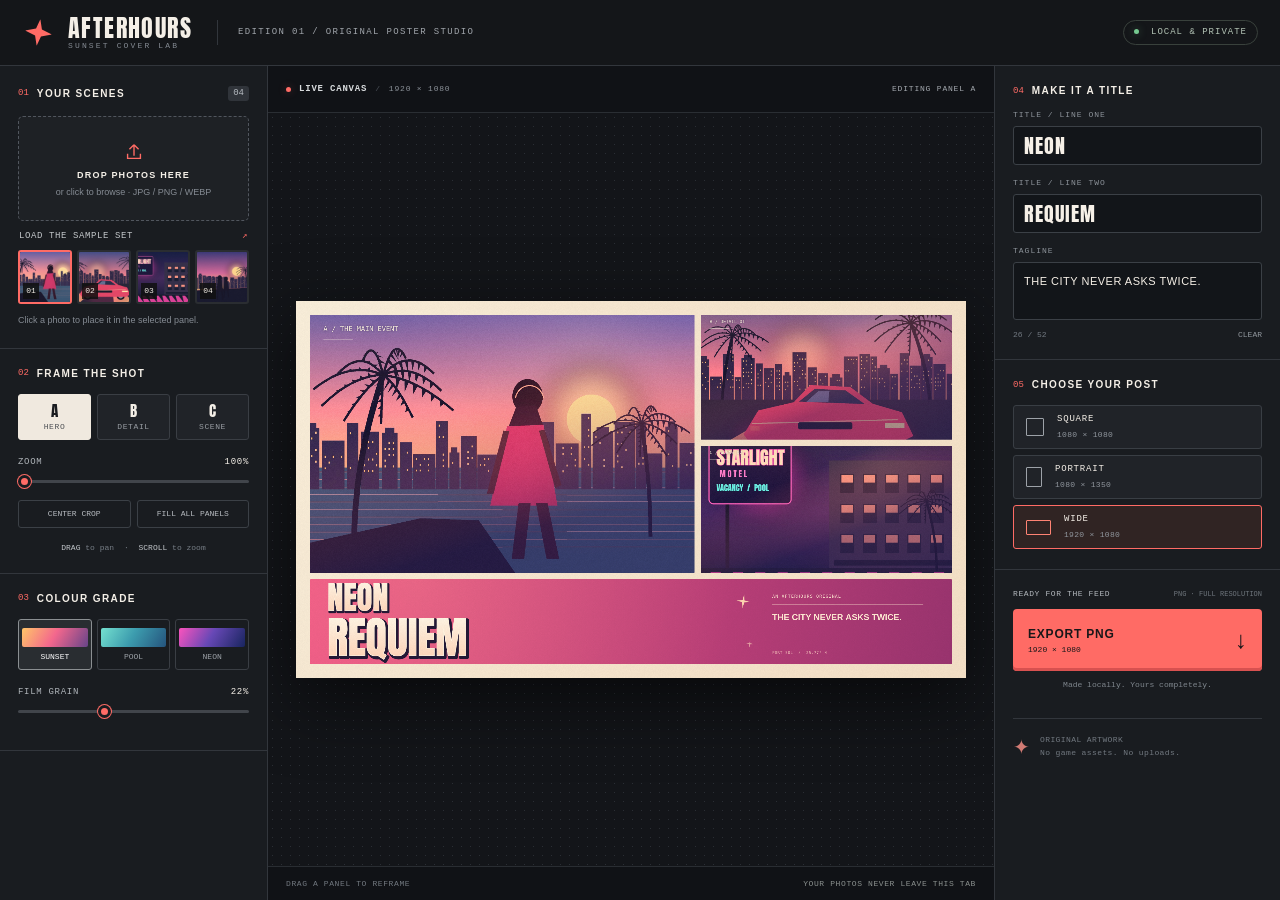
<file: app/index.html>
<!doctype html>
<html lang="en">
<head>
  <meta charset="utf-8">
  <meta name="viewport" content="width=device-width, initial-scale=1">
  <meta name="color-scheme" content="dark">
  <title>Afterhours — Sunset Cover Lab</title>
  <link rel="stylesheet" href="./style.css">
</head>
<body>
  <header class="topbar">
    <div class="brand-mark" aria-hidden="true"><span></span></div>
    <div class="brand-copy"><strong>AFTERHOURS</strong><small>SUNSET COVER LAB</small></div>
    <div class="topbar-rule"></div>
    <span class="edition">EDITION 01 / ORIGINAL POSTER STUDIO</span>
    <span class="local-badge"><i></i> LOCAL &amp; PRIVATE</span>
  </header>

  <main class="workspace">
    <aside class="sidebar library" aria-label="Photo and crop controls">
      <section class="control-section">
        <div class="section-heading"><span>01</span><h2>YOUR SCENES</h2><b id="photoCount">0</b></div>
        <label class="drop-zone" id="dropZone" for="photoInput">
          <input id="photoInput" type="file" accept="image/*" multiple>
          <svg viewBox="0 0 24 24" aria-hidden="true"><path d="M12 16V4m0 0L7 9m5-5 5 5M5 14v5h14v-5"/></svg>
          <strong>DROP PHOTOS HERE</strong>
          <span>or click to browse · JPG / PNG / WEBP</span>
        </label>
        <button class="text-button sample-button" id="sampleButton" type="button">LOAD THE SAMPLE SET <span>↗</span></button>
        <div class="photo-reel" id="photoReel" aria-label="Loaded photos"></div>
        <p class="micro-copy">Click a photo to place it in the selected panel.</p>
      </section>

      <section class="control-section crop-section">
        <div class="section-heading"><span>02</span><h2>FRAME THE SHOT</h2></div>
        <div class="panel-tabs" role="group" aria-label="Select poster panel">
          <button class="panel-tab selected" data-panel="0" type="button"><i>A</i><span>HERO</span></button>
          <button class="panel-tab" data-panel="1" type="button"><i>B</i><span>DETAIL</span></button>
          <button class="panel-tab" data-panel="2" type="button"><i>C</i><span>SCENE</span></button>
        </div>
        <label class="range-label" for="zoomRange"><span>ZOOM</span><output id="zoomValue">100%</output></label>
        <input id="zoomRange" class="range" type="range" min="100" max="260" value="100">
        <div class="crop-actions">
          <button id="centerCrop" type="button">CENTER CROP</button>
          <button id="fillAll" type="button">FILL ALL PANELS</button>
        </div>
        <p class="gesture-hint"><span>DRAG</span> to pan <i>·</i> <span>SCROLL</span> to zoom</p>
      </section>

      <section class="control-section grade-section">
        <div class="section-heading"><span>03</span><h2>COLOUR GRADE</h2></div>
        <div class="grade-options" role="group" aria-label="Colour grade">
          <button class="grade-chip selected" data-theme="sunset" type="button"><i class="swatch sunset"></i>SUNSET</button>
          <button class="grade-chip" data-theme="poolside" type="button"><i class="swatch poolside"></i>POOL</button>
          <button class="grade-chip" data-theme="midnight" type="button"><i class="swatch midnight"></i>NEON</button>
        </div>
        <label class="range-label" for="grainRange"><span>FILM GRAIN</span><output id="grainValue">22%</output></label>
        <input id="grainRange" class="range" type="range" min="0" max="60" value="22">
      </section>
    </aside>

    <section class="stage" aria-label="Live poster preview">
      <div class="stage-heading">
        <div><span class="live-dot"></span><strong>LIVE CANVAS</strong><i>/</i><span id="stageFormat">1920 × 1080</span></div>
        <span id="activePanelLabel">EDITING PANEL A</span>
      </div>
      <div class="canvas-workbench" id="canvasWorkbench">
        <div class="canvas-shadow" id="canvasShadow">
          <canvas id="posterCanvas" width="1920" height="1080" aria-label="Your live multi-panel cover"></canvas>
        </div>
      </div>
      <div class="stage-footer">
        <span>DRAG A PANEL TO REFRAME</span>
        <span class="stage-tip">YOUR PHOTOS NEVER LEAVE THIS TAB</span>
      </div>
    </section>

    <aside class="sidebar caption-panel" aria-label="Caption and export controls">
      <section class="control-section">
        <div class="section-heading"><span>04</span><h2>MAKE IT A TITLE</h2></div>
        <label class="field-label" for="titleOne">TITLE / LINE ONE</label>
        <input class="title-input" id="titleOne" type="text" maxlength="14" value="NEON" autocomplete="off" spellcheck="false">
        <label class="field-label" for="titleTwo">TITLE / LINE TWO</label>
        <input class="title-input" id="titleTwo" type="text" maxlength="14" value="REQUIEM" autocomplete="off" spellcheck="false">
        <label class="field-label" for="tagline">TAGLINE</label>
        <textarea id="tagline" maxlength="52" rows="2" spellcheck="false">THE CITY NEVER ASKS TWICE.</textarea>
        <div class="caption-meta"><span id="characterCount">27 / 52</span><button id="clearCaption" type="button">CLEAR</button></div>
      </section>

      <section class="control-section format-section">
        <div class="section-heading"><span>05</span><h2>CHOOSE YOUR POST</h2></div>
        <div class="format-options" role="group" aria-label="Export dimensions">
          <button class="format-card" data-format="square" type="button"><i class="ratio ratio-square"></i><span>SQUARE<small>1080 × 1080</small></span></button>
          <button class="format-card" data-format="portrait" type="button"><i class="ratio ratio-portrait"></i><span>PORTRAIT<small>1080 × 1350</small></span></button>
          <button class="format-card selected" data-format="wide" type="button"><i class="ratio ratio-wide"></i><span>WIDE<small>1920 × 1080</small></span></button>
        </div>
      </section>

      <section class="control-section export-section">
        <div class="export-summary"><span>READY FOR THE FEED</span><small>PNG · FULL RESOLUTION</small></div>
        <button id="exportButton" class="export-button" type="button"><span>EXPORT PNG</span><i id="exportSize">1920 × 1080</i><b>↓</b></button>
        <p id="exportStatus" class="export-status" role="status">Made locally. Yours completely.</p>
      </section>
      <div class="original-note"><span class="tiny-star">✦</span><p>ORIGINAL ARTWORK<br>No game assets. No uploads.</p></div>
    </aside>
  </main>
  <script type="module" src="./src/main.js"></script>
</body>
</html>
</file>
<file: app/style.css>
@font-face {
  font-family: "Afterhours Block";
  src: url("./fonts/Anton-Regular.ttf") format("truetype");
  font-style: normal;
  font-weight: 400;
  font-display: block;
}

:root {
  --ink: #111316;
  --panel: #191c20;
  --panel-soft: #202429;
  --line: #32363c;
  --muted: #858b93;
  --paper: #f4efe7;
  --coral: #ff6b65;
  --coral-bright: #ff8374;
  --mono: "SFMono-Regular", Consolas, "Liberation Mono", monospace;
  --sans: Inter, ui-sans-serif, -apple-system, BlinkMacSystemFont, "Segoe UI", sans-serif;
}

* { box-sizing: border-box; }
html, body { margin: 0; min-height: 100%; background: var(--ink); color: var(--paper); }
body { font-family: var(--sans); overflow: hidden; }
button, input, textarea { font: inherit; }
button { color: inherit; cursor: pointer; }
button:focus-visible, input:focus-visible, textarea:focus-visible, label:focus-within { outline: 2px solid var(--coral); outline-offset: 3px; }

.topbar {
  height: 66px;
  display: flex;
  align-items: center;
  gap: 13px;
  padding: 0 22px;
  border-bottom: 1px solid var(--line);
  background: #141619;
}
.brand-mark { width: 33px; height: 38px; display: grid; place-items: center; }
.brand-mark span { width: 27px; height: 27px; background: var(--coral); clip-path: polygon(50% 0, 61% 37%, 100% 50%, 61% 63%, 50% 100%, 39% 63%, 0 50%, 39% 37%); transform: rotate(8deg); }
.brand-copy { display: flex; flex-direction: column; gap: 2px; }
.brand-copy strong { font-family: "Afterhours Block", Impact, sans-serif; font-size: 24px; line-height: 1; letter-spacing: 1.4px; font-weight: 400; }
.brand-copy small { color: var(--muted); font: 8px/1 var(--mono); letter-spacing: 2.15px; }
.topbar-rule { height: 25px; width: 1px; background: var(--line); margin: 0 7px 0 12px; }
.edition { color: #a0a5ab; font: 9px/1 var(--mono); letter-spacing: 1.35px; }
.local-badge { margin-left: auto; border: 1px solid #39413c; border-radius: 20px; padding: 7px 10px; font: 9px/1 var(--mono); letter-spacing: 1px; color: #b3c3b5; }
.local-badge i { display: inline-block; width: 5px; height: 5px; margin-right: 6px; border-radius: 50%; background: #75c990; box-shadow: 0 0 9px #75c99066; }

.workspace { height: calc(100vh - 66px); display: grid; grid-template-columns: 268px minmax(360px, 1fr) 286px; }
.sidebar { background: var(--panel); overflow-y: auto; scrollbar-width: thin; scrollbar-color: #44494f transparent; }
.library { border-right: 1px solid var(--line); }
.caption-panel { border-left: 1px solid var(--line); }
.control-section { padding: 20px 18px; border-bottom: 1px solid var(--line); }
.section-heading { display: flex; align-items: center; gap: 8px; margin-bottom: 15px; }
.section-heading > span { color: var(--coral); font: 9px/1 var(--mono); }
.section-heading h2 { margin: 0; font: 700 10px/1 var(--sans); letter-spacing: 1.4px; }
.section-heading b { margin-left: auto; min-width: 20px; padding: 3px 5px; text-align: center; border-radius: 3px; background: #30343a; color: #b5bac0; font: 9px/1 var(--mono); }

.drop-zone { min-height: 105px; border: 1px dashed #51565e; border-radius: 5px; display: flex; flex-direction: column; align-items: center; justify-content: center; gap: 7px; background: #1e2125; transition: border-color .18s, background .18s; }
.drop-zone.dragging { border-color: var(--coral); background: #302322; }
.drop-zone input { position: absolute; width: 1px; height: 1px; opacity: 0; }
.drop-zone svg { width: 22px; height: 22px; stroke: var(--coral); fill: none; stroke-width: 1.5; }
.drop-zone strong { font-size: 9px; letter-spacing: 1.2px; }
.drop-zone > span { color: var(--muted); font-size: 9px; }
.text-button { border: 0; background: transparent; }
.sample-button { width: 100%; padding: 11px 1px 9px; color: #c3c7ca; text-align: left; font: 9px/1 var(--mono); letter-spacing: .6px; }
.sample-button span { float: right; color: var(--coral); }
.photo-reel { display: grid; grid-template-columns: repeat(4, 1fr); gap: 5px; }
.photo-thumb { position: relative; aspect-ratio: 1; overflow: hidden; padding: 0; border: 2px solid transparent; border-radius: 3px; background: #2a2d31; }
.photo-thumb.selected { border-color: var(--coral); }
.photo-thumb img { display: block; width: 100%; height: 100%; object-fit: cover; }
.photo-thumb span { position: absolute; left: 3px; bottom: 3px; width: 16px; height: 16px; display: grid; place-items: center; background: #111d; font: 8px/1 var(--mono); }
.micro-copy { color: var(--muted); font-size: 9px; line-height: 1.5; margin: 10px 0 0; }

.panel-tabs { display: grid; grid-template-columns: repeat(3, 1fr); gap: 6px; margin-bottom: 18px; }
.panel-tab { padding: 8px 3px; border: 1px solid #3a3e44; border-radius: 3px; background: #202328; display: flex; flex-direction: column; gap: 5px; align-items: center; }
.panel-tab i { font: normal 15px/1 "Afterhours Block", sans-serif; }
.panel-tab span { color: #989da3; font: 8px/1 var(--mono); letter-spacing: .6px; }
.panel-tab.selected { background: #f0e9df; border-color: #f0e9df; color: #191b1f; }
.panel-tab.selected span { color: #4e5155; }
.range-label { display: flex; justify-content: space-between; margin: 12px 0 8px; color: #afb4b9; font: 9px/1 var(--mono); letter-spacing: .7px; }
.range-label output { color: var(--paper); }
.range { appearance: none; width: 100%; height: 3px; display: block; margin: 13px 0 17px; border-radius: 3px; background: #41454b; accent-color: var(--coral); }
.range::-webkit-slider-thumb { appearance: none; width: 13px; height: 13px; border: 3px solid var(--panel); border-radius: 50%; background: var(--coral); box-shadow: 0 0 0 1px var(--coral); }
.crop-actions { display: grid; grid-template-columns: 1fr 1fr; gap: 6px; }
.crop-actions button { border: 1px solid #3b4046; border-radius: 3px; background: transparent; padding: 9px 4px; color: #b9bdc2; font: 8px/1 var(--mono); }
.crop-actions button:hover { border-color: #7b8188; color: white; }
.gesture-hint { margin: 14px 0 0; text-align: center; color: #777e86; font: 8px/1.4 var(--mono); }
.gesture-hint span { color: #c4c8cc; }
.gesture-hint i { margin: 0 5px; font-style: normal; }
.grade-options { display: grid; grid-template-columns: repeat(3, 1fr); gap: 5px; }
.grade-chip { display: flex; flex-direction: column; align-items: center; gap: 6px; padding: 8px 3px; border: 1px solid #3a3e44; border-radius: 3px; background: transparent; color: #9ca1a7; font: 8px/1 var(--mono); }
.grade-chip.selected { color: white; border-color: #8b8f92; background: #292d31; }
.swatch { width: 100%; height: 19px; border-radius: 2px; }
.swatch.sunset { background: linear-gradient(120deg, #ffc568, #f3678d 48%, #674489); }
.swatch.poolside { background: linear-gradient(120deg, #74e0cf, #3c9cae 48%, #25547d); }
.swatch.midnight { background: linear-gradient(120deg, #fb53bd, #6748b6 48%, #18255e); }
.grade-section .range-label { margin-top: 18px; }

.stage { min-width: 0; display: grid; grid-template-rows: 47px minmax(0, 1fr) 34px; background: #101216; }
.stage-heading { display: flex; justify-content: space-between; align-items: center; padding: 0 18px; border-bottom: 1px solid #2a2e33; color: #8c9299; font: 8px/1 var(--mono); letter-spacing: .8px; }
.stage-heading > div { display: flex; align-items: center; gap: 8px; }
.stage-heading strong { color: #d8dbdd; font-size: 9px; }
.stage-heading i { color: #4c525a; font-style: normal; }
.live-dot { width: 5px; height: 5px; background: var(--coral); border-radius: 50%; box-shadow: 0 0 8px #ff6b6555; }
#activePanelLabel { color: #a4a9af; }
.canvas-workbench { min-height: 0; display: grid; place-items: center; padding: 28px; overflow: hidden; background-color: #131519; background-image: radial-gradient(#2a2e34 0.6px, transparent 0.6px); background-size: 9px 9px; }
.canvas-shadow { max-width: 100%; max-height: 100%; line-height: 0; filter: drop-shadow(0 20px 35px #0009); }
#posterCanvas { display: block; max-width: 100%; max-height: calc(100vh - 213px); width: auto; height: auto; object-fit: contain; touch-action: none; cursor: grab; }
#posterCanvas:active { cursor: grabbing; }
.stage-footer { display: flex; justify-content: space-between; align-items: center; padding: 0 18px; border-top: 1px solid #292d32; color: #727980; font: 8px/1 var(--mono); letter-spacing: .6px; }
.stage-tip { color: #8b918f; }

.field-label { display: block; margin: 14px 0 7px; color: #8d939a; font: 8px/1 var(--mono); letter-spacing: 1px; }
.title-input, #tagline { width: 100%; border: 1px solid #3b4046; border-radius: 3px; background: #121519; color: #f6f0e7; }
.title-input { height: 39px; padding: 0 10px; font-family: "Afterhours Block", Impact, sans-serif; font-size: 20px; letter-spacing: 1px; text-transform: uppercase; }
#tagline { min-height: 58px; resize: none; padding: 10px; font-size: 11px; line-height: 1.5; letter-spacing: .5px; text-transform: uppercase; }
.title-input:focus, #tagline:focus { border-color: var(--coral); }
.caption-meta { display: flex; justify-content: space-between; margin-top: 7px; color: #737a82; font: 8px/1 var(--mono); }
.caption-meta button { padding: 0; border: 0; background: transparent; color: #92989e; font: inherit; }
.format-options { display: grid; gap: 6px; }
.format-card { display: flex; align-items: center; gap: 13px; width: 100%; padding: 8px 12px; border: 1px solid #393e44; border-radius: 3px; background: #202328; text-align: left; }
.format-card:hover { border-color: #626870; }
.format-card.selected { border-color: var(--coral); background: #302423; }
.format-card > span { font: 9px/1.3 var(--mono); letter-spacing: .8px; }
.format-card small { display: block; margin-top: 4px; color: #90969d; font-size: 8px; letter-spacing: .3px; }
.ratio { display: block; border: 1px solid #9da2a8; border-radius: 1px; }
.format-card.selected .ratio { border-color: var(--coral-bright); }
.ratio-square { width: 18px; height: 18px; }
.ratio-portrait { width: 16px; height: 20px; }
.ratio-wide { width: 25px; height: 15px; }
.export-section { border-bottom: 0; }
.export-summary { display: flex; justify-content: space-between; align-items: center; margin-bottom: 11px; }
.export-summary > span { font: 8px/1 var(--mono); color: #b4b9be; letter-spacing: .6px; }
.export-summary small { color: #6f767d; font: 7px/1 var(--mono); }
.export-button { position: relative; width: 100%; min-height: 62px; display: flex; flex-direction: column; align-items: flex-start; justify-content: center; gap: 5px; padding: 12px 44px 12px 15px; border: 0; border-radius: 4px; background: var(--coral); color: #191719; box-shadow: inset 0 -3px 0 #d85150; transition: background .15s, transform .15s; }
.export-button:hover { background: #ff8a77; transform: translateY(-1px); }
.export-button > span { font-weight: 800; font-size: 12px; letter-spacing: .8px; }
.export-button i { font: normal 8px/1 var(--mono); }
.export-button b { position: absolute; right: 15px; top: 17px; font-size: 24px; font-weight: 400; }
.export-status { color: #7f868d; text-align: center; font: 8px/1.4 var(--mono); }
.original-note { display: flex; align-items: center; gap: 10px; margin: 0 18px 16px; padding-top: 15px; border-top: 1px solid var(--line); }
.tiny-star { color: #d17b74; font-size: 20px; }
.original-note p { margin: 0; color: #727980; font: 8px/1.6 var(--mono); letter-spacing: .4px; }

body.capture-cover { overflow: hidden; background: #0c0e11; }
body.capture-cover .topbar, body.capture-cover .sidebar, body.capture-cover .stage-heading, body.capture-cover .stage-footer { display: none; }
body.capture-cover .workspace { display: block; height: 100vh; }
body.capture-cover .stage, body.capture-cover .canvas-workbench { display: grid; width: 100vw; height: 100vh; }
body.capture-cover .canvas-workbench { padding: 0; background: #0c0e11; }
body.capture-cover #posterCanvas { max-width: 100vw; max-height: 100vh; }

@media (max-width: 1120px) {
  .workspace { grid-template-columns: 235px minmax(330px, 1fr) 250px; }
  .control-section { padding-left: 13px; padding-right: 13px; }
  .canvas-workbench { padding: 18px; }
  .edition { display: none; }
}
@media (max-height: 850px) {
  .library .control-section { padding-top: 14px; padding-bottom: 14px; }
  .library .drop-zone { min-height: 78px; }
  .library .micro-copy { display: none; }
  .library .sample-button { padding-top: 8px; padding-bottom: 8px; }
  .library .panel-tabs { margin-bottom: 10px; }
  .library .range { margin-top: 10px; margin-bottom: 12px; }
  .library .gesture-hint { margin-top: 10px; }
  .library .grade-section .range-label { margin-top: 12px; }
}
@media (max-height: 760px) {
  .control-section { padding-top: 14px; padding-bottom: 14px; }
  .drop-zone { min-height: 83px; }
  .section-heading { margin-bottom: 10px; }
  .original-note { display: none; }
}
</file>
